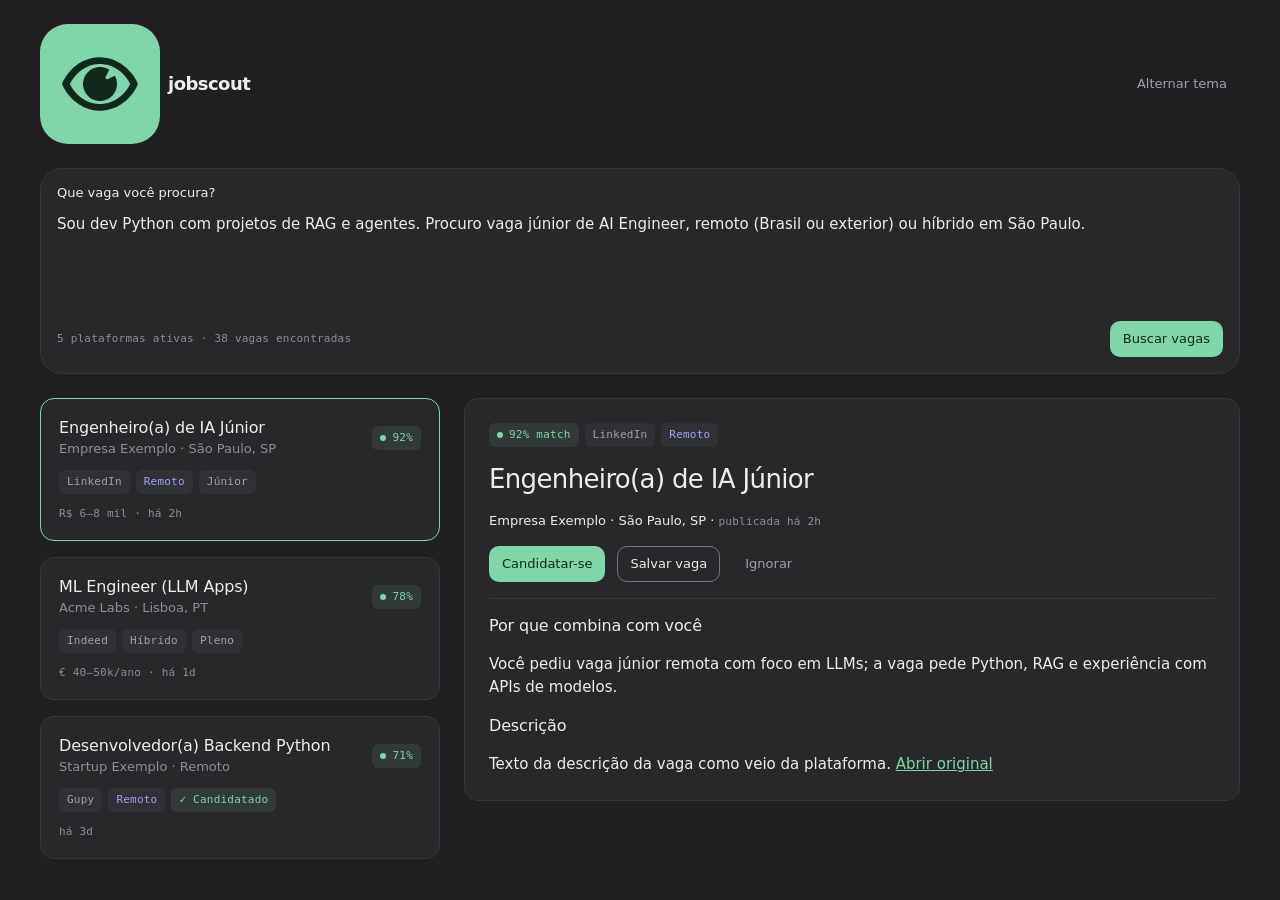
<file: src/jobscout/web/design/examples/index.html>
<!doctype html>
<html lang="pt-BR" data-theme="dark">
<head>
<meta charset="utf-8">
<meta name="viewport" content="width=device-width, initial-scale=1">
<title>Jobscout — tela principal (referência)</title>
<link rel="icon" href="../logos/favicon.svg" type="image/svg+xml">
<link rel="preconnect" href="https://fonts.googleapis.com">
<link rel="preconnect" href="https://fonts.gstatic.com" crossorigin>
<link rel="stylesheet" href="https://fonts.googleapis.com/css2?family=Bricolage+Grotesque:opsz,wght@12..96,600;12..96,700&family=IBM+Plex+Sans:wght@400;500;600&family=JetBrains+Mono:wght@500&display=swap">
<link rel="stylesheet" href="../tokens.css">
<link rel="stylesheet" href="../components.css">
<style>
  .app { max-width: 1200px; margin: 0 auto; padding: var(--space-6); display: grid; gap: var(--space-6); }
  header { display: flex; justify-content: space-between; align-items: center; }
  .main { display: grid; grid-template-columns: 400px 1fr; gap: var(--space-6); align-items: start; }
  .list { display: grid; gap: var(--space-4); }
  .detail { background: var(--surface); border: 1px solid var(--border); border-radius: var(--radius-lg); padding: var(--space-6); display: grid; gap: var(--space-4); position: sticky; top: var(--space-6); }
  .detail h1, .detail h2, .detail p { margin: 0; }
  .detail h2 { color: var(--ink); }
  .detail p, .detail li { color: var(--ink); }
  .muted { color: var(--ink-muted); }
  .link { color: var(--accent-text); }
  hr { border: 0; border-top: 1px solid var(--border); margin: 0; width: 100%; }
  @media (max-width: 800px) { .main { grid-template-columns: 1fr; } .detail { position: static; } }
</style>
</head>
<body>
<div class="app">
  <header>
    <span class="js-logo"><img src="../logos/jobscout-mark.svg" alt="">jobscout</span>
    <button class="js-btn js-btn--ghost" onclick="var h=document.documentElement;h.dataset.theme=h.dataset.theme==='light'?'dark':'light'">Alternar tema</button>
  </header>

  <form class="js-pref" onsubmit="return false">
    <label for="pref">Que vaga você procura?</label>
    <textarea id="pref" placeholder="Ex.: Sou dev Python com 1 ano de experiência e projetos com LLMs. Busco vaga júnior de AI Engineer, remoto ou em SP, Brasil ou exterior, a partir de R$ 6 mil.">Sou dev Python com projetos de RAG e agentes. Procuro vaga júnior de AI Engineer, remoto (Brasil ou exterior) ou híbrido em São Paulo.</textarea>
    <div class="js-pref__foot"><span class="js-meta">5 plataformas ativas · 38 vagas encontradas</span><button class="js-btn js-btn--primary">Buscar vagas</button></div>
  </form>

  <div class="main">
    <div class="list">
      <article class="js-card" aria-selected="true">
        <div class="js-card__top"><div><h3 class="js-card__title">Engenheiro(a) de IA Júnior</h3><p class="js-card__company">Empresa Exemplo · São Paulo, SP</p></div><span class="js-tag js-tag--match">92%</span></div>
        <div class="js-card__tags"><span class="js-tag">LinkedIn</span><span class="js-tag js-tag--remote">Remoto</span><span class="js-tag">Júnior</span></div>
        <div class="js-meta">R$ 6–8 mil · há 2h</div>
      </article>
      <article class="js-card">
        <div class="js-card__top"><div><h3 class="js-card__title">ML Engineer (LLM Apps)</h3><p class="js-card__company">Acme Labs · Lisboa, PT</p></div><span class="js-tag js-tag--match">78%</span></div>
        <div class="js-card__tags"><span class="js-tag">Indeed</span><span class="js-tag">Híbrido</span><span class="js-tag">Pleno</span></div>
        <div class="js-meta">€ 40–50k/ano · há 1d</div>
      </article>
      <article class="js-card">
        <div class="js-card__top"><div><h3 class="js-card__title">Desenvolvedor(a) Backend Python</h3><p class="js-card__company">Startup Exemplo · Remoto</p></div><span class="js-tag js-tag--match">71%</span></div>
        <div class="js-card__tags"><span class="js-tag">Gupy</span><span class="js-tag js-tag--remote">Remoto</span><span class="js-tag js-tag--success">✓ Candidatado</span></div>
        <div class="js-meta">há 3d</div>
      </article>
    </div>

    <section class="detail">
      <div class="js-card__tags"><span class="js-tag js-tag--match">92% match</span><span class="js-tag">LinkedIn</span><span class="js-tag js-tag--remote">Remoto</span></div>
      <h1 class="text-h1">Engenheiro(a) de IA Júnior</h1>
      <p class="text-body-sm muted">Empresa Exemplo · São Paulo, SP · <span class="js-meta">publicada há 2h</span></p>
      <div class="js-row"><button class="js-btn js-btn--primary">Candidatar-se</button><button class="js-btn js-btn--secondary">Salvar vaga</button><button class="js-btn js-btn--ghost">Ignorar</button></div>
      <hr>
      <h2 class="text-h2">Por que combina com você</h2>
      <p class="text-body">Você pediu vaga júnior remota com foco em LLMs; a vaga pede Python, RAG e experiência com APIs de modelos.</p>
      <h2 class="text-h2">Descrição</h2>
      <p class="text-body">Texto da descrição da vaga como veio da plataforma. <a class="link" href="#">Abrir original</a></p>
    </section>
  </div>
</div>
</body>
</html>
</file>
<file: src/jobscout/web/design/tokens.css>
/* Jobscout — design tokens "Grafite & Menta" (gerado de tokens.json). Tema padrão: dark. Use <html data-theme="light"> para o claro. */

:root, [data-theme="dark"] {
  color-scheme: dark;
  --bg: #202022;  /* Fundo da área principal. Cinza grafite, nunca preto. */
  --bg-sidebar: #1a1a1c;  /* Sidebar, painel de detalhes, rodapés de card: um degrau abaixo do fundo. */
  --surface: #28282b;  /* Cards de vaga, compositor, cards de configuração, menus, modais. */
  --surface-raised: #313135;  /* Hover, item ativo, tags, bolha do usuário, segmento escolhido. */
  --border: #36363b;  /* Contorno de cards e divisórias (decorativo). */
  --border-strong: #74747c;  /* Contorno de controles (botão secundário, campo). ≥3:1 sobre surface. */
  --ink: #ededef;  /* Texto principal. */
  --ink-muted: #a1a1a8;  /* Texto secundário: empresa, descrições, rótulos de linha. */
  --ink-subtle: #8e8e96;  /* Metadados em mono: datas, contadores, rótulos de seção. ≥4.5:1 sobre surface. */
  --brand: #7fd6a8;  /* Menta. Botão primário, enviar, item ativo, score alto, marca. */
  --brand-hover: #95dfb8;  /* Hover do primário. */
  --on-brand: #10291c;  /* Texto e ícones sobre menta. Nunca branco. */
  --accent-text: #7fd6a8;  /* Menta como texto: score alto, links, ícone ativo. */
  --accent-subtle: rgb(127 214 168 / 0.1);  /* Fundo do score alto, ícone ativo, chip escolhido. */
  --focus: #7fd6a8;  /* Anel de foco 2px, offset 2px. */
  --success: #7fd6a8;  /* Candidatada, chave encontrada, fonte ativa. Sempre com palavra ou ícone. */
  --warn: #e3b76b;  /* Score médio e vaga salva. */
  --warn-subtle: rgb(227 183 107 / 0.1);  /* Fundo do score médio. */
  --danger: #f08080;  /* Erros e ações destrutivas. Sempre com texto. */
  --danger-subtle: rgb(240 128 128 / 0.1);  /* Fundo do ícone no modal de exclusão, hover da lixeira. */
  --info: #9aa6f5;  /* Avisos neutros e a tag Remoto. */
  --logo-bg: #ffffff;  /* Fundo da logo da empresa: branco nos dois temas, porque logos são desenhadas para fundo claro. */
  --overlay: rgb(14 14 16 / 0.7);  /* Fundo escurecido atrás de modais. */
  --shadow-overlay: 0 12px 32px rgb(0 0 0 / 0.4);  /* Só em overlays: menus, modais, toasts. */
}

[data-theme="light"] {
  color-scheme: light;
  --bg: #f7f7f5;
  --bg-sidebar: #efefec;
  --surface: #ffffff;
  --surface-raised: #ebebe8;
  --border: #e0e0dc;
  --border-strong: #8a8a90;
  --ink: #18181a;
  --ink-muted: #55555c;
  --ink-subtle: #67676e;
  --brand: #7fd6a8;
  --brand-hover: #6cc996;
  --on-brand: #10291c;
  --accent-text: #1d7a4e;
  --accent-subtle: rgb(29 122 78 / 0.1);
  --focus: #1d7a4e;
  --success: #1d7a4e;
  --warn: #8f6210;
  --warn-subtle: rgb(143 98 16 / 0.1);
  --danger: #b42318;
  --danger-subtle: rgb(180 35 24 / 0.08);
  --info: #3f51c9;
  --logo-bg: #ffffff;
  --overlay: rgb(24 24 26 / 0.35);
  --shadow-overlay: 0 12px 32px rgb(0 0 0 / 0.12);
}

:root {
  --font-sans: "Geist", system-ui, -apple-system, "Segoe UI", sans-serif;
  --font-display: var(--font-sans);
  --font-mono: "Geist Mono", ui-monospace, "SF Mono", Menlo, monospace;
  --space-1: 4px;  /* Gap entre ícone e texto. */
  --space-2: 8px;  /* Gap entre tags; padding vertical de tag. */
  --space-3: 12px;  /* Padding vertical de botão; gap entre linhas do card. */
  --space-4: 16px;  /* Padding interno do card; gap entre cards. */
  --space-6: 24px;  /* Padding de painéis; gap entre colunas. */
  --space-8: 32px;  /* Separação entre seções da tela. */
  --dim: 0.5;  /* Opacidade de conteúdo esperando atualização (resultados antigos). */
  --space-12: 48px;  /* Margem da tela, separação entre seções das configurações. */
  --space-0-5: 2px;  /* Gap entre linhas de texto empilhadas (título/subtítulo). */
  --space-1-5: 6px;  /* Gap entre tags; padding de segmento. */
  --space-2-5: 10px;  /* Gap entre cards; padding de chip. */
  --space-3-5: 14px;  /* Gap entre avatar e texto. */
  --space-4-5: 18px;  /* Padding interno do card e do compositor. */
  --space-7: 28px;  /* Padding horizontal do painel de detalhes. */
  --radius-xs: 2px;  /* Segmentos do medidor de aderência. */
  --radius-sm: 6px;  /* Tags, chips, score. */
  --radius-md: 10px;  /* Botões, botão-ícone, inputs, menus. */
  --radius-lg: 14px;  /* Cards de vaga e de configuração. */
  --radius-xl: 22px;  /* Compositor. */
  --radius-pill: 999px;  /* Botão de enviar, avatar, chips de sugestão. */
  --sidebar-width: 264px;  /* Sidebar aberta. */
  --rail-width: 64px;  /* Sidebar recolhida (Ctrl B): trilho de botões só-ícone. */
  --detail-width: 440px;
  --icon-btn: 36px;  /* Lado do botão só-ícone e do quadrado da empresa. */
  --icon-btn-sm: 32px;  /* Botão só-ícone compacto, quadrado da fonte. */
  --avatar: 28px;  /* Avatar do Julius na conversa. */
  --tile: 40px;  /* Ícone do modal, tile do app em Sobre. */
  --tile-lg: 44px;  /* Quadrado da empresa no painel de detalhes. */
  --dot: 6px;  /* Ponto de status e do score. */
  --meter: 6px;  /* Altura do medidor e da barra de progresso. */
  --set-info-width: 240px;  /* Coluna de título das seções das configurações. */
  --text-xs-size: 10px;  /* Cabeçalho de tabela em mono. */
  --text-sm-size: 12px;  /* Linha secundária da tabela. */
  --text-md-size: 14px;  /* Título na tabela, itens do painel. */
  --text-lg-size: 18px;  /* Título do modal. */
  --text-score-size: 28px;  /* Número da aderência no painel. */
  --text-display-size: 42px; --text-display-line: 50px; --text-display-weight: 500;
  --text-title-size: 42px; --text-title-line: 50px; --text-title-weight: 500;
  --text-h1-size: 26px; --text-h1-line: 32px; --text-h1-weight: 500;
  --text-h2-size: 16px; --text-h2-line: 22px; --text-h2-weight: 500;
  --text-body-size: 15px; --text-body-line: 23px; --text-body-weight: 400;
  --text-body-sm-size: 13px; --text-body-sm-line: 19px; --text-body-sm-weight: 400;
  --text-label-size: 13px; --text-label-line: 16px; --text-label-weight: 500;
  --text-meta-size: 11px; --text-meta-line: 16px; --text-meta-weight: 400;
}

/* Estilos de texto */
.text-display { font-family: var(--font-display); font-size: var(--text-display-size); line-height: var(--text-display-line); font-weight: var(--text-display-weight); letter-spacing: -0.03em; }  /* Telas vazias/onboarding. */
.text-title { font-family: var(--font-display); font-size: var(--text-title-size); line-height: var(--text-title-line); font-weight: var(--text-title-weight); letter-spacing: -0.03em; }  /* Pergunta central da home. */
.text-h1 { font-family: var(--font-display); font-size: var(--text-h1-size); line-height: var(--text-h1-line); font-weight: var(--text-h1-weight); letter-spacing: -0.025em; }  /* Títulos de tela e da vaga no painel. */
.text-h2 { font-family: var(--font-display); font-size: var(--text-h2-size); line-height: var(--text-h2-line); font-weight: var(--text-h2-weight); letter-spacing: -0.01em; }  /* Título da vaga no card; títulos de seção. */
.text-body { font-family: var(--font-sans); font-size: var(--text-body-size); line-height: var(--text-body-line); font-weight: var(--text-body-weight); }  /* Texto corrido, compositor. */
.text-body-sm { font-family: var(--font-sans); font-size: var(--text-body-sm-size); line-height: var(--text-body-sm-line); font-weight: var(--text-body-sm-weight); }  /* Empresa, local, ajuda. */
.text-label { font-family: var(--font-sans); font-size: var(--text-label-size); line-height: var(--text-label-line); font-weight: var(--text-label-weight); }  /* Botões e rótulos. */
.text-meta { font-family: var(--font-mono); font-size: var(--text-meta-size); line-height: var(--text-meta-line); font-weight: var(--text-meta-weight); letter-spacing: 0.02em; }  /* Fonte, datas, score, contadores. Dados, não prosa. */
</file>
<file: src/jobscout/web/design/components.css>
/* Jobscout — componentes base (classes js-*). Requer tokens.css carregado antes e as fontes Geist / Geist Mono (ver DESIGN.md). */

body { background: var(--bg); color: var(--ink); font-family: var(--font-sans); margin: 0; -webkit-font-smoothing: antialiased; }
.js-pad { padding: var(--space-4); }
.js-row { display: flex; flex-wrap: wrap; gap: var(--space-3); align-items: center; }
.js-meta { font-family: var(--font-mono); font-size: var(--text-meta-size); line-height: var(--text-meta-line); font-weight: var(--text-meta-weight); letter-spacing: .02em; color: var(--ink-subtle); }

/* Button: text buttons are for the few actions that need words (apply, confirm, cancel). */
.js-btn { font: var(--text-label-weight) var(--text-label-size)/var(--text-label-line) var(--font-sans); border-radius: var(--radius-md); padding: var(--space-2) var(--space-3); min-height: var(--icon-btn); box-sizing: border-box; border: 1px solid transparent; cursor: pointer; display: inline-flex; align-items: center; justify-content: center; gap: var(--space-2); color: var(--ink); background: transparent; transition: background-color .12s, color .12s, border-color .12s; }
.js-btn:focus-visible { outline: 2px solid var(--focus); outline-offset: var(--space-0-5); }
.js-btn--primary { background: var(--brand); color: var(--on-brand); }
.js-btn--primary:hover { background: var(--brand-hover); }
.js-btn--secondary { background: transparent; color: var(--ink); border-color: var(--border-strong); }
.js-btn--secondary:hover { background: var(--surface-raised); }
.js-btn--ghost { background: transparent; color: var(--ink-muted); }
.js-btn--ghost:hover { color: var(--ink); background: var(--surface-raised); }
.js-btn--danger { background: var(--danger); color: var(--on-brand); }

/* IconButton: a square, icon-only button. Always give it an aria-label (and a title). */
.js-icon-btn { width: var(--icon-btn); height: var(--icon-btn); min-height: 0; padding: 0; flex: none; }
.js-icon-btn--sm { width: calc(var(--icon-btn) - var(--space-1)); height: calc(var(--icon-btn) - var(--space-1)); }
.js-icon-btn--outline { border-color: var(--border); }
.js-icon-btn[aria-pressed="true"] { background: var(--accent-subtle); color: var(--accent-text); }

/* Tag: data in mono, normal case, on a quiet fill. */
.js-tag { font-family: var(--font-mono); font-size: var(--text-meta-size); line-height: var(--text-meta-line); font-weight: var(--text-meta-weight); letter-spacing: .02em; padding: var(--space-1) var(--space-2); border-radius: var(--radius-sm); border: 0; color: var(--ink-muted); background: var(--surface-raised); display: inline-flex; align-items: center; gap: var(--space-1); white-space: nowrap; }
/* Score: a dot and the number, coloured by level (data-level="high|mid|low"). */
.js-tag--match { background: var(--accent-subtle); color: var(--accent-text); gap: var(--space-1-5); }
.js-tag--match::before { content: ""; width: var(--dot); height: var(--dot); border-radius: var(--radius-pill); background: currentColor; }
.js-tag--match[data-level="mid"] { background: var(--warn-subtle); color: var(--warn); }
.js-tag--match[data-level="low"] { background: var(--surface-raised); color: var(--ink-muted); }
.js-tag--remote { color: var(--info); }
.js-tag--success { color: var(--success); background: var(--accent-subtle); }

/* JobCard */
.js-card { background: var(--surface); border: 1px solid var(--border); border-radius: var(--radius-lg); padding: var(--space-4-5); display: grid; gap: var(--space-3); cursor: pointer; transition: border-color .12s; }
.js-card:hover { border-color: var(--border-strong); }
.js-card:focus-visible { outline: 2px solid var(--focus); outline-offset: var(--space-0-5); }
.js-card[aria-selected="true"] { border-color: var(--brand); }
.js-card__top { display: flex; justify-content: space-between; align-items: center; gap: var(--space-3); }
.js-card__logo { position: relative; overflow: hidden; flex: none; width: var(--icon-btn); height: var(--icon-btn); border-radius: var(--radius-md); background: var(--surface-raised); color: var(--ink-muted); display: grid; place-items: center; font: 600 var(--text-md-size)/1 var(--font-sans); text-transform: uppercase; }
/* The board's logo covers the initial once it has loaded (jobcard.js companyLogo). */
.js-card__logo-img { position: absolute; inset: 0; width: 100%; height: 100%; object-fit: contain; background: var(--logo-bg); opacity: 0; transition: opacity .15s; }
.js-card__logo-img[data-loaded] { opacity: 1; }
.js-card__title { font: var(--text-h2-weight) var(--text-h2-size)/var(--text-h2-line) var(--font-display); letter-spacing: -0.01em; margin: 0; color: var(--ink); }
.js-card__company { font-size: var(--text-body-sm-size); line-height: var(--text-body-sm-line); color: var(--ink-subtle); margin: 0; }
.js-card__tags { display: flex; flex-wrap: wrap; gap: var(--space-1-5); }

/* PreferenceInput / Composer card */
.js-pref { background: var(--surface); border: 1px solid var(--border); border-radius: var(--radius-xl); padding: var(--space-4); display: grid; gap: var(--space-3); }
.js-pref label { font: var(--text-label-weight) var(--text-label-size)/var(--text-label-line) var(--font-sans); color: var(--ink); }
.js-pref textarea { font: var(--text-body-weight) var(--text-body-size)/var(--text-body-line) var(--font-sans); color: var(--ink); background: transparent; border: 0; padding: 0; min-height: calc(var(--space-8) * 3); resize: none; }
.js-pref textarea::placeholder { color: var(--ink-subtle); }
.js-pref textarea:focus-visible { outline: none; }
.js-pref:focus-within { border-color: var(--border-strong); }
.js-pref__foot { display: flex; justify-content: space-between; align-items: center; gap: var(--space-3); }

/* Send: the round, icon-only submit of the composer. */
.js-send { width: var(--icon-btn); height: var(--icon-btn); min-height: 0; padding: 0; border-radius: var(--radius-pill); background: var(--brand); color: var(--on-brand); flex: none; }
.js-send:hover { background: var(--brand-hover); }
.js-send:disabled { background: var(--surface-raised); color: var(--ink-subtle); cursor: not-allowed; }
/* Stop: while a search runs the Send turns into a filled square on ink (spec: SendButton "parar"). */
.js-send--stop { background: var(--ink); color: var(--bg); }
.js-send--stop:hover { background: var(--ink-muted); }
.js-send--stop svg { fill: currentColor; }

/* Logo lockup: the eye (inline SVG, currentColor) + the wordmark. */
.js-logo { display: inline-flex; align-items: center; gap: var(--space-2); font: 600 var(--text-lg-size)/1 var(--font-sans); letter-spacing: -0.03em; color: var(--ink); }
.js-logo svg { color: var(--accent-text); }

/* Highlight: where a search starts (New search, the home composer). In Grafite & Menta it is a
   filled surface with a border, never a coloured dash. Selected wins. */
.js-highlight { background: var(--surface); border-color: var(--border); }
.js-highlight[aria-selected="true"] { border-color: var(--brand); }
</file>
